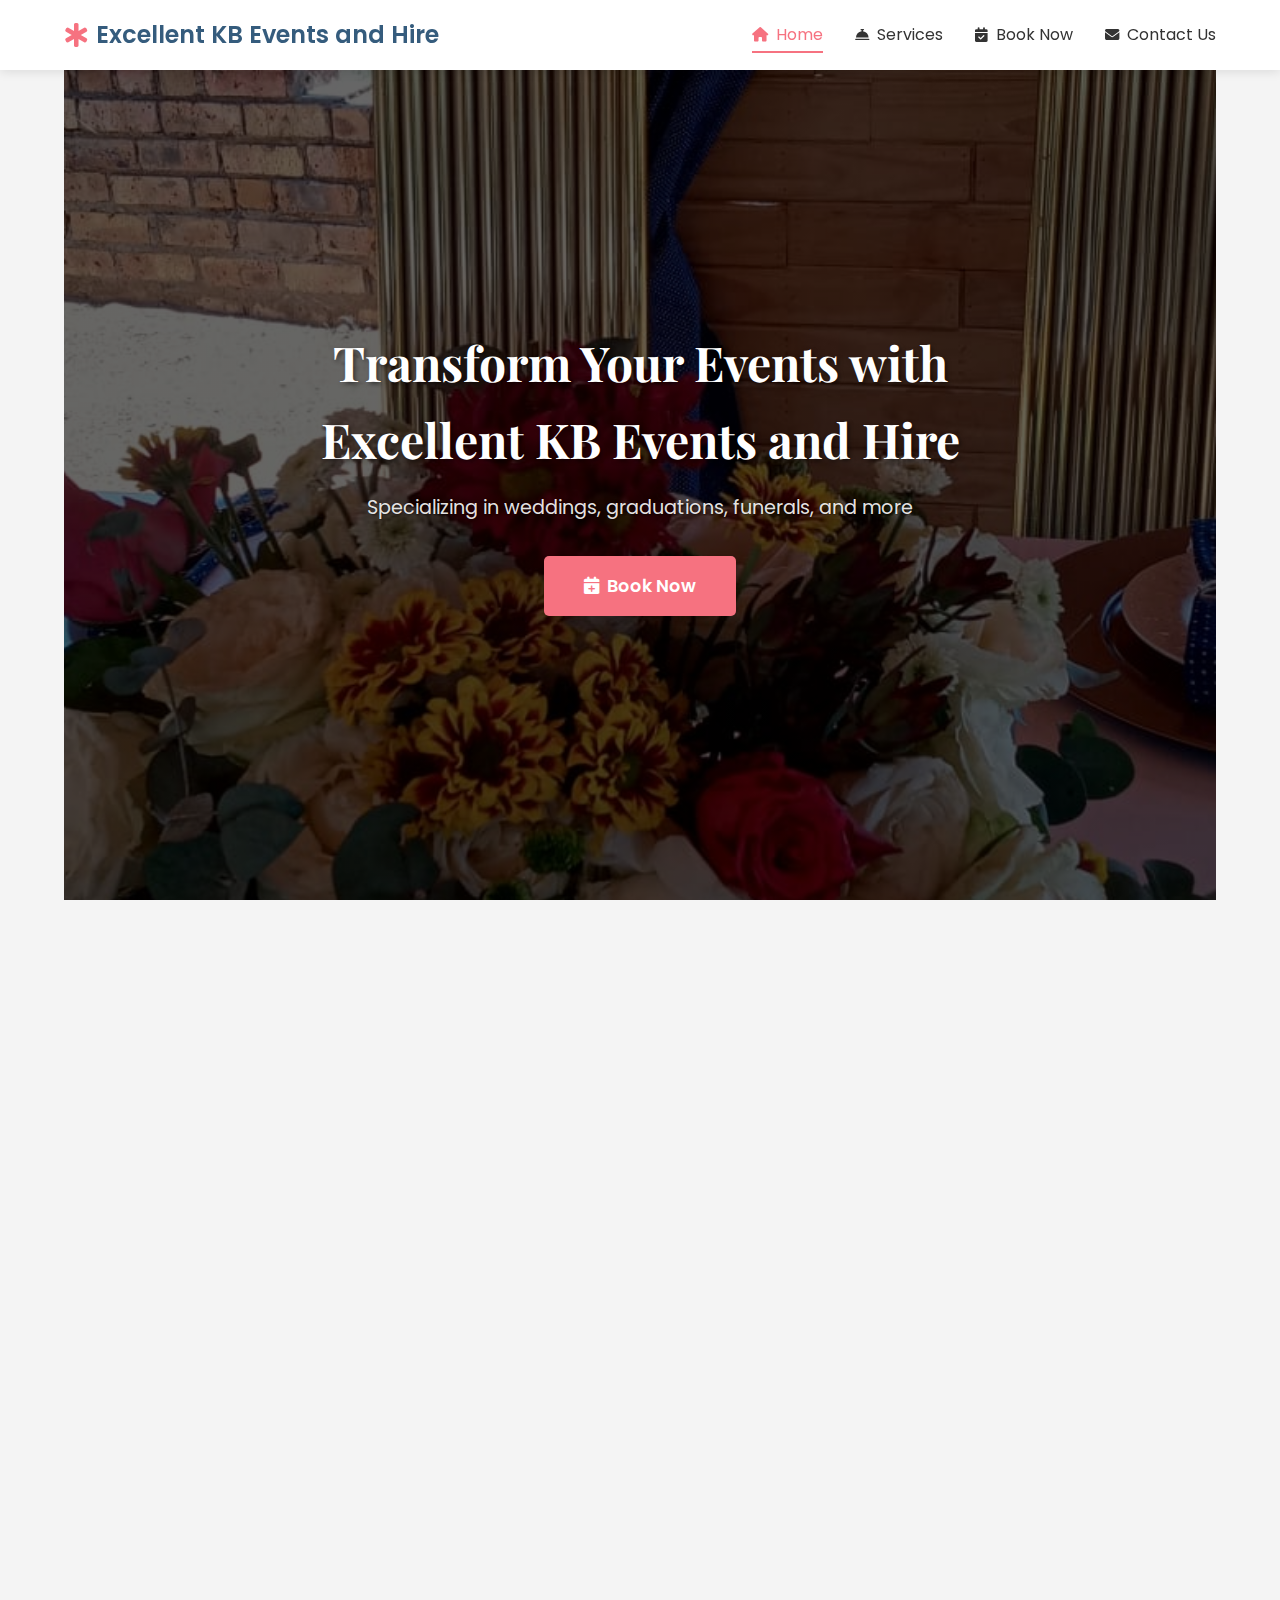
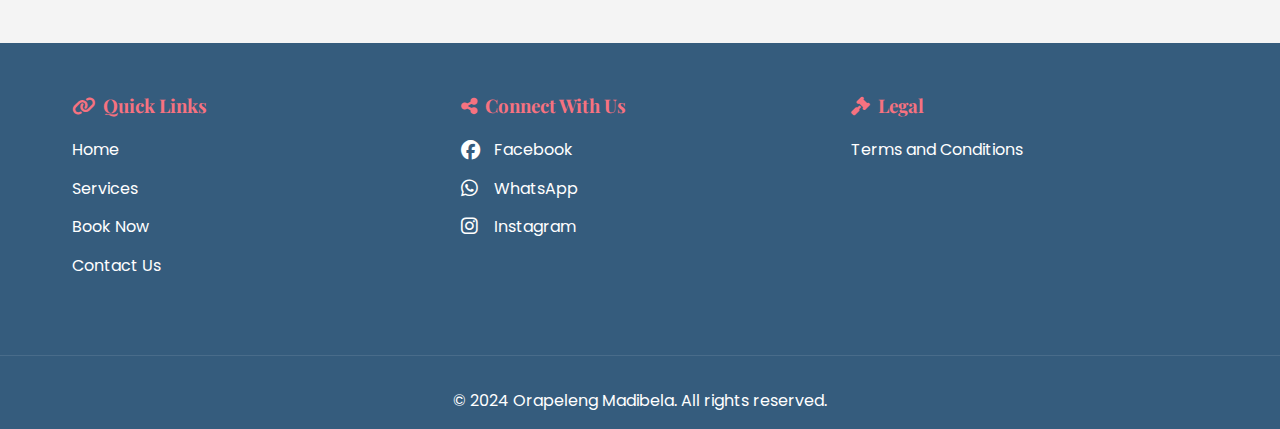
<file: index.html>
<!DOCTYPE html>
<html lang="en">
<head>
    <meta charset="UTF-8">
    <meta name="viewport" content="width=device-width, initial-scale=1.0">
    <title>Excellent KB Events and Hire</title>
    <link rel="stylesheet" href="styles.css">
    <link rel="stylesheet" href="https://cdnjs.cloudflare.com/ajax/libs/font-awesome/6.4.0/css/all.min.css">
    <script src="script.js" defer></script>
</head>
<body>
    <!-- Header section with navigation -->
    <header>
        <nav>
            <div class="logo">
                <i class="fas fa-star-of-life"></i> Excellent KB Events and Hire
            </div>
            <ul class="nav-links">
                <li><a href="index.html" class="active"><i class="fas fa-home"></i> Home</a></li>
                <li><a href="services.html"><i class="fas fa-concierge-bell"></i> Services</a></li>
                <li><a href="book-now.html"><i class="fas fa-calendar-check"></i> Book Now</a></li>
                <li><a href="contact-us.html"><i class="fas fa-envelope"></i> Contact Us</a></li>
            </ul>
            <!-- Mobile menu burger icon -->
            <div class="burger">
                <div class="line1"></div>
                <div class="line2"></div>
                <div class="line3"></div>
            </div>
        </nav>
    </header>

    <main>
        <!-- Hero section -->
        <section class="hero">
            <div class="hero-content animate-fade-in">
                <h1>Transform Your Events with Excellent KB Events and Hire</h1>
                <p>Specializing in weddings, graduations, funerals, and more</p>
                <a href="book-now.html" class="cta-button"><i class="fas fa-calendar-plus"></i> Book Now</a>
            </div>
        </section>

        <!-- About Us section -->
        <section class="about-us animate-on-scroll">
            <h2><i class="fas fa-info-circle"></i> About Us</h2>
            <p>At Excellent KB Events and Hire, we believe that every event is a special occasion deserving of unforgettable decor. With a passion for creativity and an eye for detail, we specialize in transforming spaces into breathtaking settings for weddings, parties, corporate events, and more. Our team is dedicated to bringing your vision to life with elegant, stylish, and personalized decorations that leave a lasting impression.</p>
            <p>Let us bring your event to life with timeless designs, impeccable service, and a commitment to excellence</p>
            <div class="services-list">
                <ul>
                    <li><i class="fas fa-heart"></i> Weddings</li>
                    <li><i class="fas fa-graduation-cap"></i> Graduations</li>
                    <li><i class="fas fa-dove"></i> Funerals</li>
                    <li><i class="fas fa-briefcase"></i> Corporate Events</li>
                    <li><i class="fas fa-birthday-cake"></i> Birthday Parties</li>
                    <li><i class="fas fa-plus-circle"></i> And more!</li>
                </ul>
            </div>
            <a href="services.html" class="button animate-pulse"><i class="fas fa-arrow-right"></i> Explore Our Services</a>
        </section>

        <!-- Testimonials section -->
        <!--<section class="testimonials animate-on-scroll">
            <h2><i class="fas fa-quote-left"></i> What Our Clients Say</h2>
            <div class="testimonial-container">
                <div class="testimonial">
                    <p>"Excellent KB Events and Hire made our wedding day absolutely perfect. The decorations were stunning!"</p>
                    <p class="client-name">- Sarah and John</p>
                </div>
                <div class="testimonial">
                    <p>"I was impressed by their attention to detail. They truly transformed our venue."</p>
                    <p class="client-name">- Michael T.</p>
                </div>
                <div class="testimonial">
                    <p>"The team went above and beyond for our corporate event. Highly recommended!"</p>
                    <p class="client-name">- Business Solutions Ltd</p>
                </div>
            </div>
        </section>-->
    </main>

    <!-- Back to top button -->
    <button id="back-to-top" title="Back to top"><i class="fas fa-arrow-up"></i></button>

    <!--Footer section -->
    <footer>
        <div class="footer-content">
            <div class="footer-section">
                <h3><i class="fas fa-link"></i> Quick Links</h3>
                <ul>
                    <li><a href="index.html">Home</a></li>
                    <li><a href="services.html">Services</a></li>
                    <li><a href="book-now.html">Book Now</a></li>
                    <li><a href="contact-us.html">Contact Us</a></li>
                </ul>
            </div>
            <div class="footer-section">
                <h3><i class="fas fa-share-alt"></i> Connect With Us</h3>
                <ul class="social-links">
                    <li><a href="https://www.facebook.com/elegantevents" target="_blank" rel="noopener noreferrer"><i class="fab fa-facebook"></i> Facebook</a></li>
                    <li><a href="https://wa.me/1234567890" target="_blank" rel="noopener noreferrer"><i class="fab fa-whatsapp"></i> WhatsApp</a></li>
                    <li><a href="https://instagram.com/excellentkb" target="_blank" rel="noopener noreferrer"><i class="fab fa-instagram"></i> Instagram</a></li>
                </ul>
            </div>
                
            <div class="footer-section">
                <h3><i class="fas fa-gavel"></i> Legal</h3>
                <ul>
                    <li><a href="terms.html">Terms and Conditions</a></li>
                </ul>
            </div>
        </div>
        <div class="footer-bottom">
            <p>&copy; 2024 Orapeleng Madibela. All rights reserved.</p>
        </div>
    </footer>
</body>
</html>
</file>
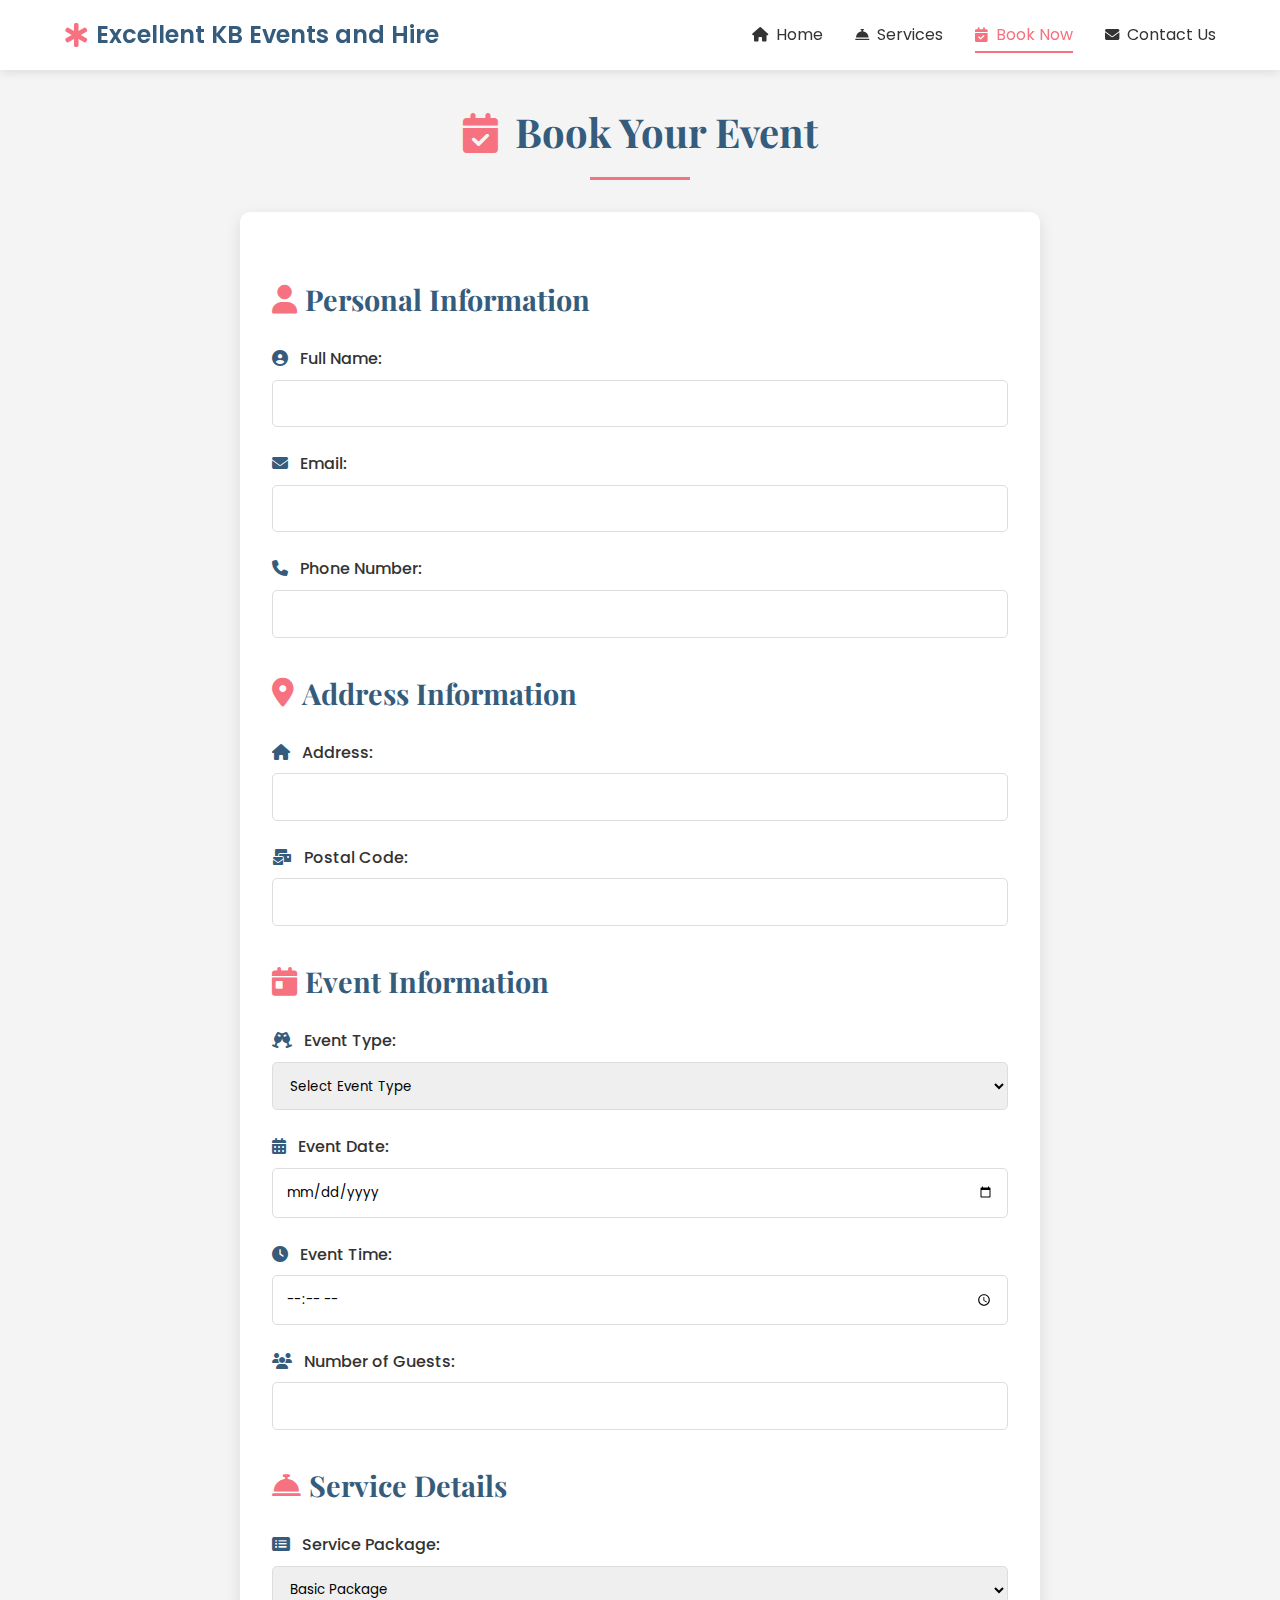
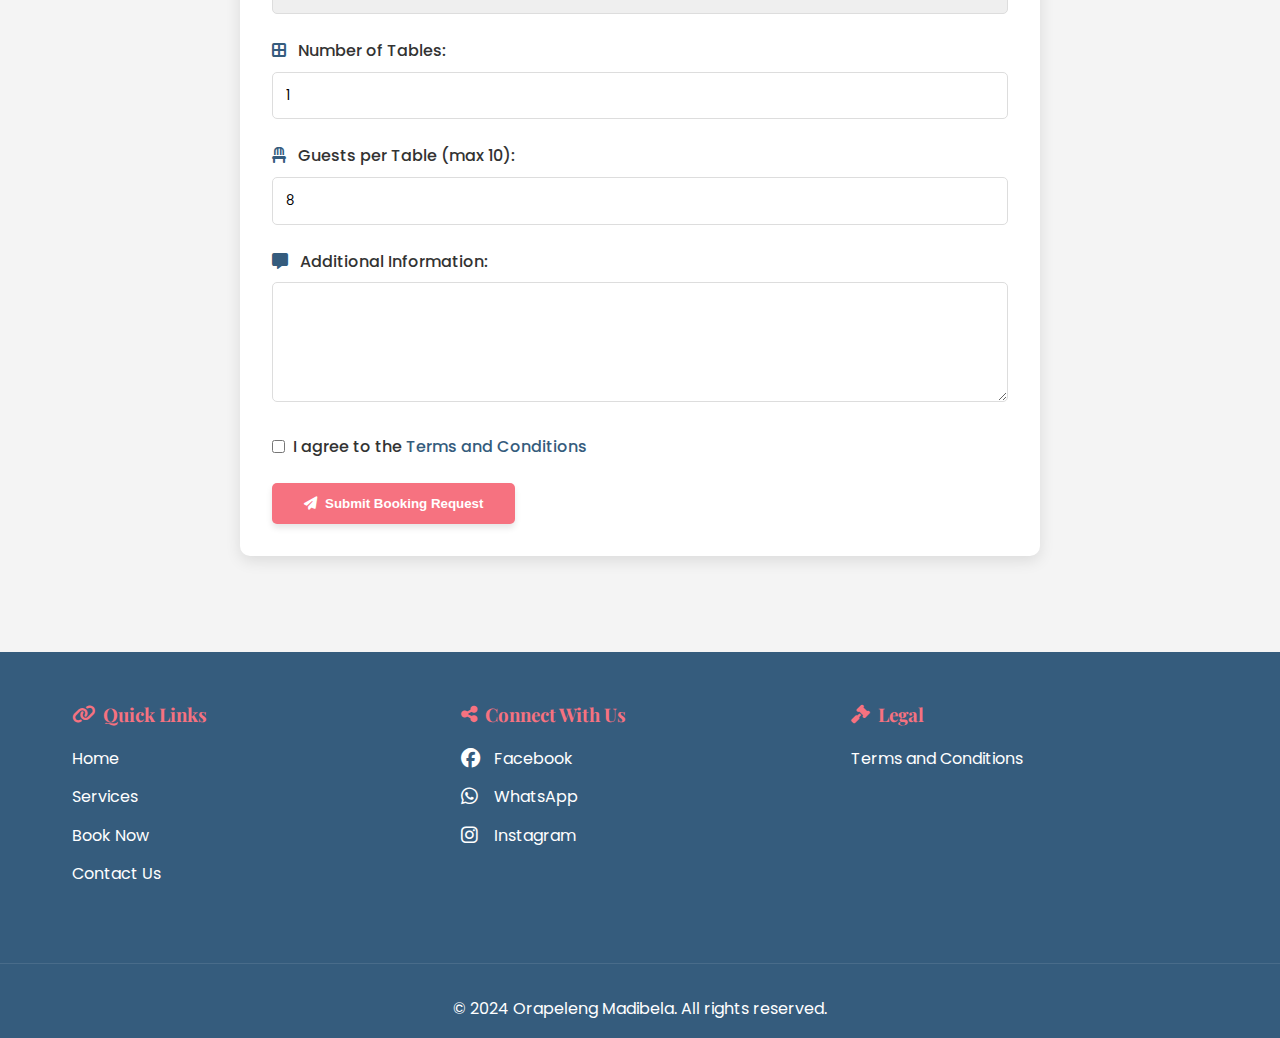
<file: book-now.html>
<!DOCTYPE html>
<html lang="en">
<head>
    <meta charset="UTF-8">
    <meta name="viewport" content="width=device-width, initial-scale=1.0">
    <title>Excellent KB Events and Hire - Book Now</title>
    <link rel="stylesheet" href="styles.css">
    <link rel="stylesheet" href="https://cdnjs.cloudflare.com/ajax/libs/font-awesome/6.4.0/css/all.min.css">
    <script src="script.js" defer></script>
</head>
<body>
    <!-- Header section with navigation -->
    <header>
        <nav>
            <div class="logo">
                <i class="fas fa-star-of-life"></i> Excellent KB Events and Hire
            </div>
            <ul class="nav-links">
                <li><a href="index.html"><i class="fas fa-home"></i> Home</a></li>
                <li><a href="services.html"><i class="fas fa-concierge-bell"></i> Services</a></li>
                <li><a href="book-now.html" class="active"><i class="fas fa-calendar-check"></i> Book Now</a></li>
                <li><a href="contact-us.html"><i class="fas fa-envelope"></i> Contact Us</a></li>
            </ul>
            <!-- Mobile menu burger icon -->
            <div class="burger">
                <div class="line1"></div>
                <div class="line2"></div>
                <div class="line3"></div>
            </div>
        </nav>
    </header>

    <main>
        <h1 class="page-title animate-fade-in"><i class="fas fa-calendar-check"></i> Book Your Event</h1>

        <!-- Booking form -->
        <section class="booking-form animate-on-scroll">
            <form id="booking-form" action="https://formspree.io/f/xkgodbna" method="POST">
                <!-- Personal Information -->
                <h2><i class="fas fa-user"></i> Personal Information</h2>
                <div class="form-group">
                    <label for="name"><i class="fas fa-user-circle"></i> Full Name:</label>
                    <input type="text" id="name" name="name" required>
                </div>
                <div class="form-group">
                    <label for="email"><i class="fas fa-envelope"></i> Email:</label>
                    <input type="email" id="email" name="email" required>
                </div>
                <div class="form-group">
                    <label for="phone"><i class="fas fa-phone"></i> Phone Number:</label>
                    <input type="tel" id="phone" name="phone" required>
                </div>

                <!-- Address Information -->
                <h2><i class="fas fa-map-marker-alt"></i> Address Information</h2>
                <div class="form-group">
                    <label for="address"><i class="fas fa-home"></i> Address:</label>
                    <input type="text" id="address" name="address" required>
                </div>
                <div class="form-group">
                    <label for="postal-code"><i class="fas fa-mail-bulk"></i> Postal Code:</label>
                    <input type="text" id="postal-code" name="postal-code" required>
                </div>

                <!-- Event Information -->
                <h2><i class="fas fa-calendar-day"></i> Event Information</h2>
                <div class="form-group">
                    <label for="event-type"><i class="fas fa-glass-cheers"></i> Event Type:</label>
                    <select id="event-type" name="event-type" required>
                        <option value="">Select Event Type</option>
                        <option value="wedding">Wedding</option>
                        <option value="graduation">Graduation</option>
                        <option value="funeral">Funeral</option>
                        <option value="corporate">Corporate Event</option>
                        <option value="birthday">Birthday Party</option>
                        <option value="other">Other</option>
                    </select>
                </div>
                <div class="form-group">
                    <label for="event-date"><i class="fas fa-calendar-alt"></i> Event Date:</label>
                    <input type="date" id="event-date" name="event-date" required>
                </div>
                <div class="form-group">
                    <label for="event-time"><i class="fas fa-clock"></i> Event Time:</label>
                    <input type="time" id="event-time" name="event-time" required>
                </div>
                <div class="form-group">
                    <label for="guests"><i class="fas fa-users"></i> Number of Guests:</label>
                    <input type="number" id="guests" name="guests" min="1" required>
                </div>
                
                <!-- Service Details -->
                <div id="service-details">
                    <h2><i class="fas fa-concierge-bell"></i> Service Details</h2>
                    <div class="form-group">
                        <label for="service-type"><i class="fas fa-list-alt"></i> Service Package:</label>
                        <select id="service-type" name="service-type" required>
                            <option value="basic">Basic Package</option>
                            <option value="standard">Standard Package</option>
                            <option value="premium">Premium Package</option>
                            <option value="luxury">Luxury Package</option>
                        </select>
                    </div>
                    <div id="tables-section" class="form-group">
                        <label for="tables"><i class="fas fa-border-all"></i> Number of Tables:</label>
                        <input type="number" id="tables" name="tables" min="1" value="1">
                    </div>
                    <div id="guests-per-table-section" class="form-group">
                        <label for="guests-per-table"><i class="fas fa-chair"></i> Guests per Table (max 10):</label>
                        <input type="number" id="guests-per-table" name="guests-per-table" min="1" max="10" value="8">
                    </div>
                </div>
                
                <div class="form-group">
                    <label for="message"><i class="fas fa-comment-alt"></i> Additional Information:</label>
                    <textarea id="message" name="message" rows="4"></textarea>
                </div>

                <div class="form-group terms-checkbox">
                    <input type="checkbox" id="terms-agree" name="terms-agree" required>
                    <label for="terms-agree">I agree to the <a href="terms.html" target="_blank">Terms and Conditions</a></label>
                </div>

                <button type="submit" class="submit-button"><i class="fas fa-paper-plane"></i> Submit Booking Request</button>
            </form>
        </section>
    </main>

    <!-- Back to top button -->
    <button id="back-to-top" title="Back to top"><i class="fas fa-arrow-up"></i></button>

    <!-- Footer section -->
    <footer>
        <div class="footer-content">
            <div class="footer-section">
                <h3><i class="fas fa-link"></i> Quick Links</h3>
                <ul>
                    <li><a href="index.html">Home</a></li>
                    <li><a href="services.html">Services</a></li>
                    <li><a href="book-now.html">Book Now</a></li>
                    <li><a href="contact-us.html">Contact Us</a></li>
                </ul>
            </div>
            <div class="footer-section">
                <h3><i class="fas fa-share-alt"></i> Connect With Us</h3>
                <ul class="social-links">
                    <li><a href="https://www.facebook.com/elegantevents" target="_blank" rel="noopener noreferrer"><i class="fab fa-facebook"></i> Facebook</a></li>
                    <li><a href="https://wa.me/1234567890" target="_blank" rel="noopener noreferrer"><i class="fab fa-whatsapp"></i> WhatsApp</a></li>
                    <li><a href="https://instagram.com/excellentkb" target="_blank" rel="noopener noreferrer"><i class="fab fa-instagram"></i> Instagram</a></li>
                </ul>
            </div>
            <div class="footer-section">
                <h3><i class="fas fa-gavel"></i> Legal</h3>
                <ul>
                    <li><a href="terms.html">Terms and Conditions</a></li>
                </ul>
            </div>
        </div>
        <div class="footer-bottom">
            <p>&copy; 2024 Orapeleng Madibela. All rights reserved.</p>
        </div>
    </footer>
</body>
</html>
</file>
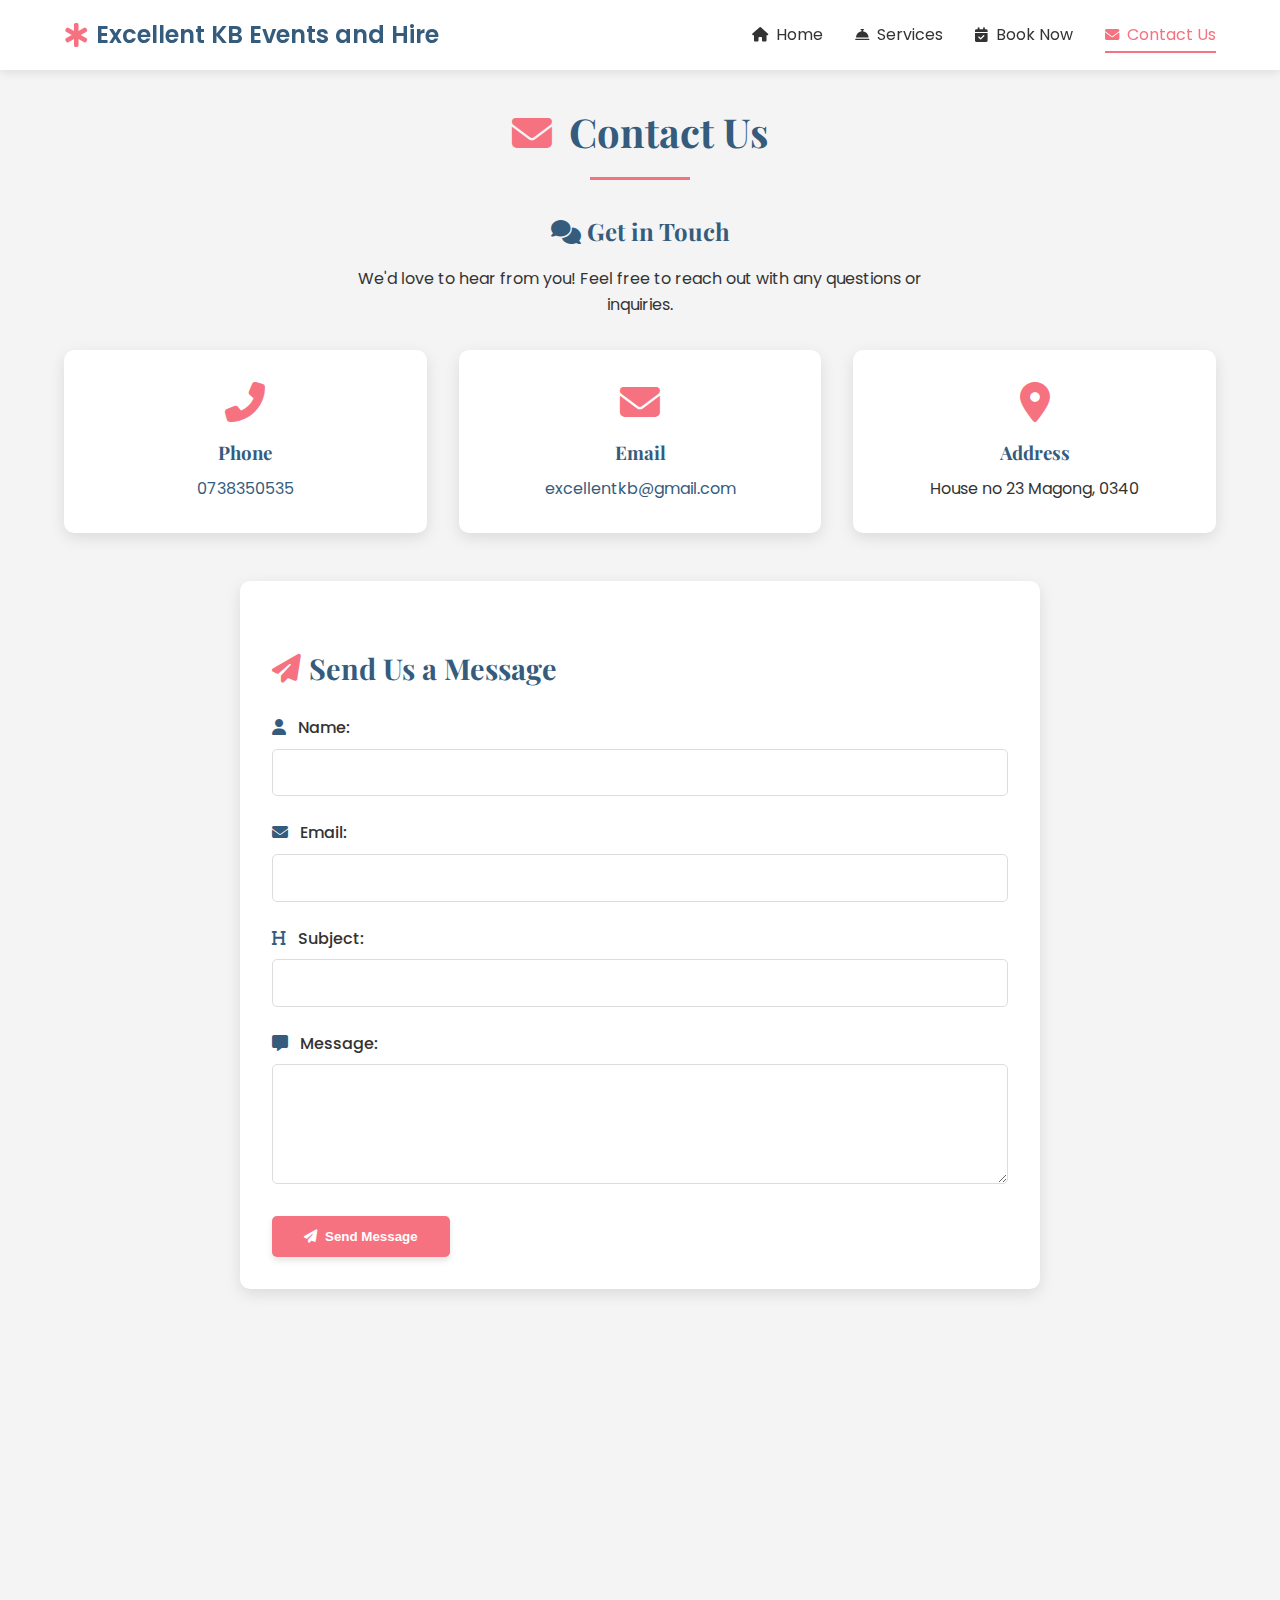
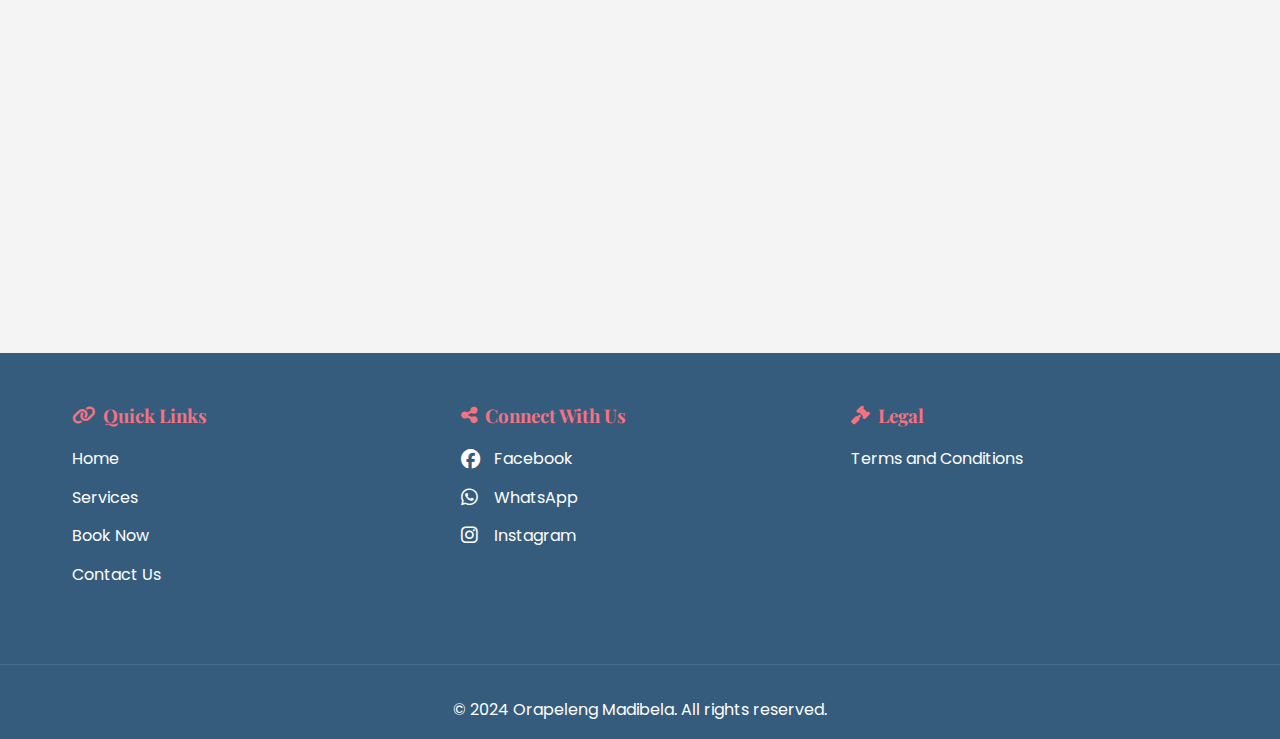
<file: contact-us.html>
<!DOCTYPE html>
<html lang="en">
<head>
    <meta charset="UTF-8">
    <meta name="viewport" content="width=device-width, initial-scale=1.0">
    <title>Excellent KB Events and Hire - Contact Us</title>
    <link rel="stylesheet" href="styles.css">
    <link rel="stylesheet" href="https://cdnjs.cloudflare.com/ajax/libs/font-awesome/6.4.0/css/all.min.css">
    <script src="script.js" defer></script>
</head>
<body>
    <!-- Header section with navigation -->
    <header>
        <nav>
            <div class="logo">
                <i class="fas fa-star-of-life"></i> Excellent KB Events and Hire
            </div>
            <ul class="nav-links">
                <li><a href="index.html"><i class="fas fa-home"></i> Home</a></li>
                <li><a href="services.html"><i class="fas fa-concierge-bell"></i> Services</a></li>
                <li><a href="book-now.html"><i class="fas fa-calendar-check"></i> Book Now</a></li>
                <li><a href="contact-us.html" class="active"><i class="fas fa-envelope"></i> Contact Us</a></li>
            </ul>
            <!-- Mobile menu burger icon -->
            <div class="burger">
                <div class="line1"></div>
                <div class="line2"></div>
                <div class="line3"></div>
            </div>
        </nav>
    </header>

    <main>
        <h1 class="page-title animate-fade-in"><i class="fas fa-envelope"></i> Contact Us</h1>

        <section class="contact-info animate-on-scroll">
            <h2><i class="fas fa-comments"></i> Get in Touch</h2>
            <p>We'd love to hear from you! Feel free to reach out with any questions or inquiries.</p>
            
            <!-- Contact information -->
            <div class="contact-details">
                <div class="contact-item">
                    <i class="fas fa-phone-alt contact-icon"></i>
                    <h3>Phone</h3>
                    <p><a href="tel:0738350535">0738350535</a></p>
                </div>
                <div class="contact-item">
                    <i class="fas fa-envelope contact-icon"></i>
                    <h3>Email</h3>
                    <p><a href="mailto:excellentkb@example.com">excellentkb@gmail.com</a></p>
                </div>
                <div class="contact-item">
                    <i class="fas fa-map-marker-alt contact-icon"></i>
                    <h3>Address</h3>
                    <p>House no 23 Magong, 0340</p>
                </div>
            </div>
        </section>

        <!-- Contact form -->
        <section class="contact-form animate-on-scroll">
            <h2><i class="fas fa-paper-plane"></i> Send Us a Message</h2>
            <form id="contact-form" action="https://formspree.io/f/xvgzeroj" method="POST">
                <div class="form-group">
                    <label for="name"><i class="fas fa-user"></i> Name:</label>
                    <input type="text" id="name" name="name" required>
                </div>
                <div class="form-group">
                    <label for="email"><i class="fas fa-envelope"></i> Email:</label>
                    <input type="email" id="email" name="email" required>
                </div>
                <div class="form-group">
                    <label for="subject"><i class="fas fa-heading"></i> Subject:</label>
                    <input type="text" id="subject" name="subject" required>
                </div>
                <div class="form-group">
                    <label for="message"><i class="fas fa-comment-alt"></i> Message:</label>
                    <textarea id="message" name="message" rows="4" required></textarea>
                </div>
                <button type="submit" class="submit-button"><i class="fas fa-paper-plane"></i> Send Message</button>
            </form>
        </section>

        <!-- Map section -->
        <section class="map-section animate-on-scroll">
            <h2><i class="fas fa-map-marked-alt"></i> Find Us</h2>
            <div class="map-container">
                <iframe src="https://www.google.com/maps/embed?pb=!1m18!1m12!1m3!1d57954.00982533395!2d26.904404199999998!3d-24.987652199999998!2m3!1f0!2f0!3f0!3m2!1i1024!2i768!4f13.1!3m3!1m2!1s0x1ebc234c744724c9%3A0x7bf7649d1737a875!2sMagong%2C%200340%2C%20South%20Africa!5e0!3m2!1sen!2sus!4v1709384284000!5m2!1sen!2sus" 
                  width="100%" 
                  height="450" 
                  style="border:0;" 
                  allowfullscreen="" 
                  loading="lazy" 
                  referrerpolicy="no-referrer-when-downgrade">
                </iframe>
            </div>
        </section>
    </main>

    <!-- Back to top button -->
    <button id="back-to-top" title="Back to top"><i class="fas fa-arrow-up"></i></button>

    <!-- Footer section -->
    <footer>
        <div class="footer-content">
            <div class="footer-section">
                <h3><i class="fas fa-link"></i> Quick Links</h3>
                <ul>
                    <li><a href="index.html">Home</a></li>
                    <li><a href="services.html">Services</a></li>
                    <li><a href="book-now.html">Book Now</a></li>
                    <li><a href="contact-us.html">Contact Us</a></li>
                </ul>
            </div>
            <div class="footer-section">
                <h3><i class="fas fa-share-alt"></i> Connect With Us</h3>
                <ul class="social-links">
                    <li><a href="https://www.facebook.com/elegantevents" target="_blank" rel="noopener noreferrer"><i class="fab fa-facebook"></i> Facebook</a></li>
                    <li><a href="https://wa.me/1234567890" target="_blank" rel="noopener noreferrer"><i class="fab fa-whatsapp"></i> WhatsApp</a></li>
                    <li><a href="https://instagram.com/excellentkb" target="_blank" rel="noopener noreferrer"><i class="fab fa-instagram"></i> Instagram</a></li>
                </ul>
            </div>
            <div class="footer-section">
                <h3><i class="fas fa-gavel"></i> Legal</h3>
                <ul>
                    <li><a href="terms.html">Terms and Conditions</a></li>
                </ul>
            </div>
        </div>
        <div class="footer-bottom">
            <p>&copy; 2024 Orapeleng Madibela. All rights reserved.</p>
        </div>
    </footer>
</body>
</html>
</file>
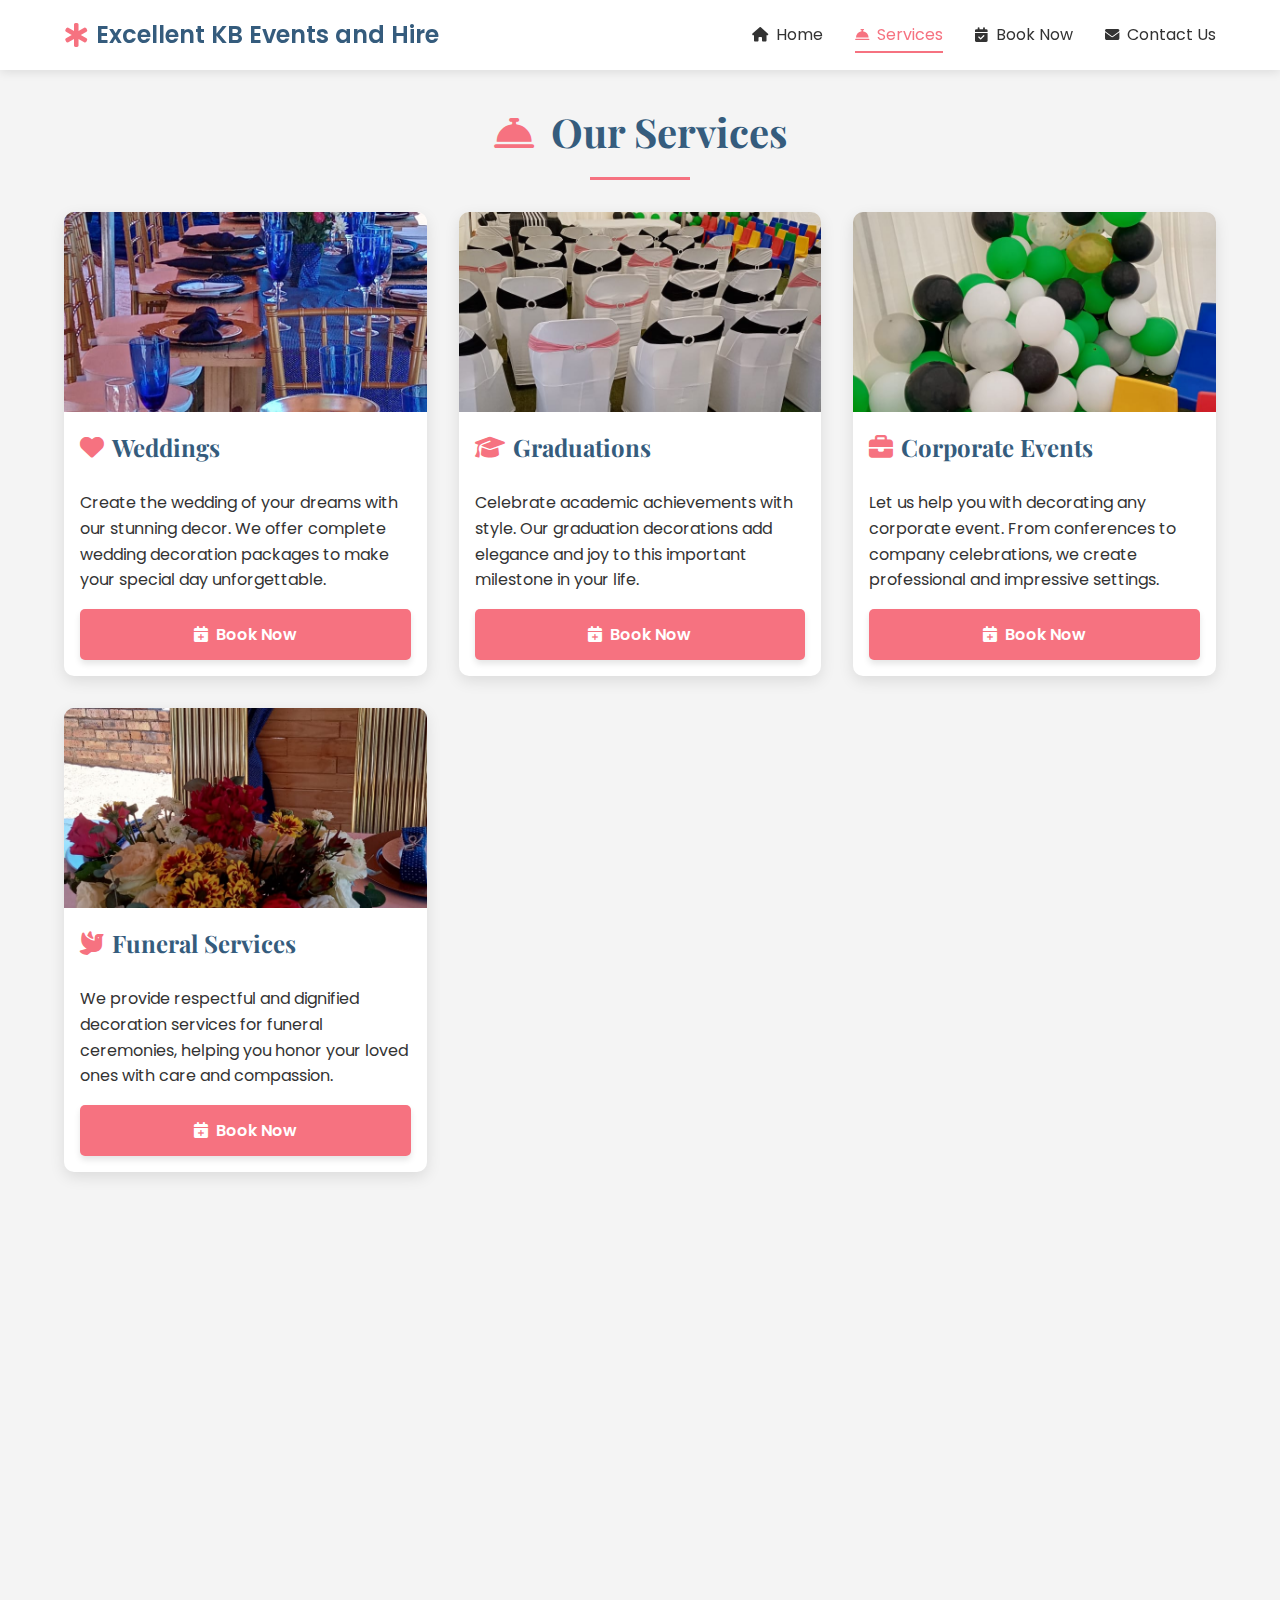
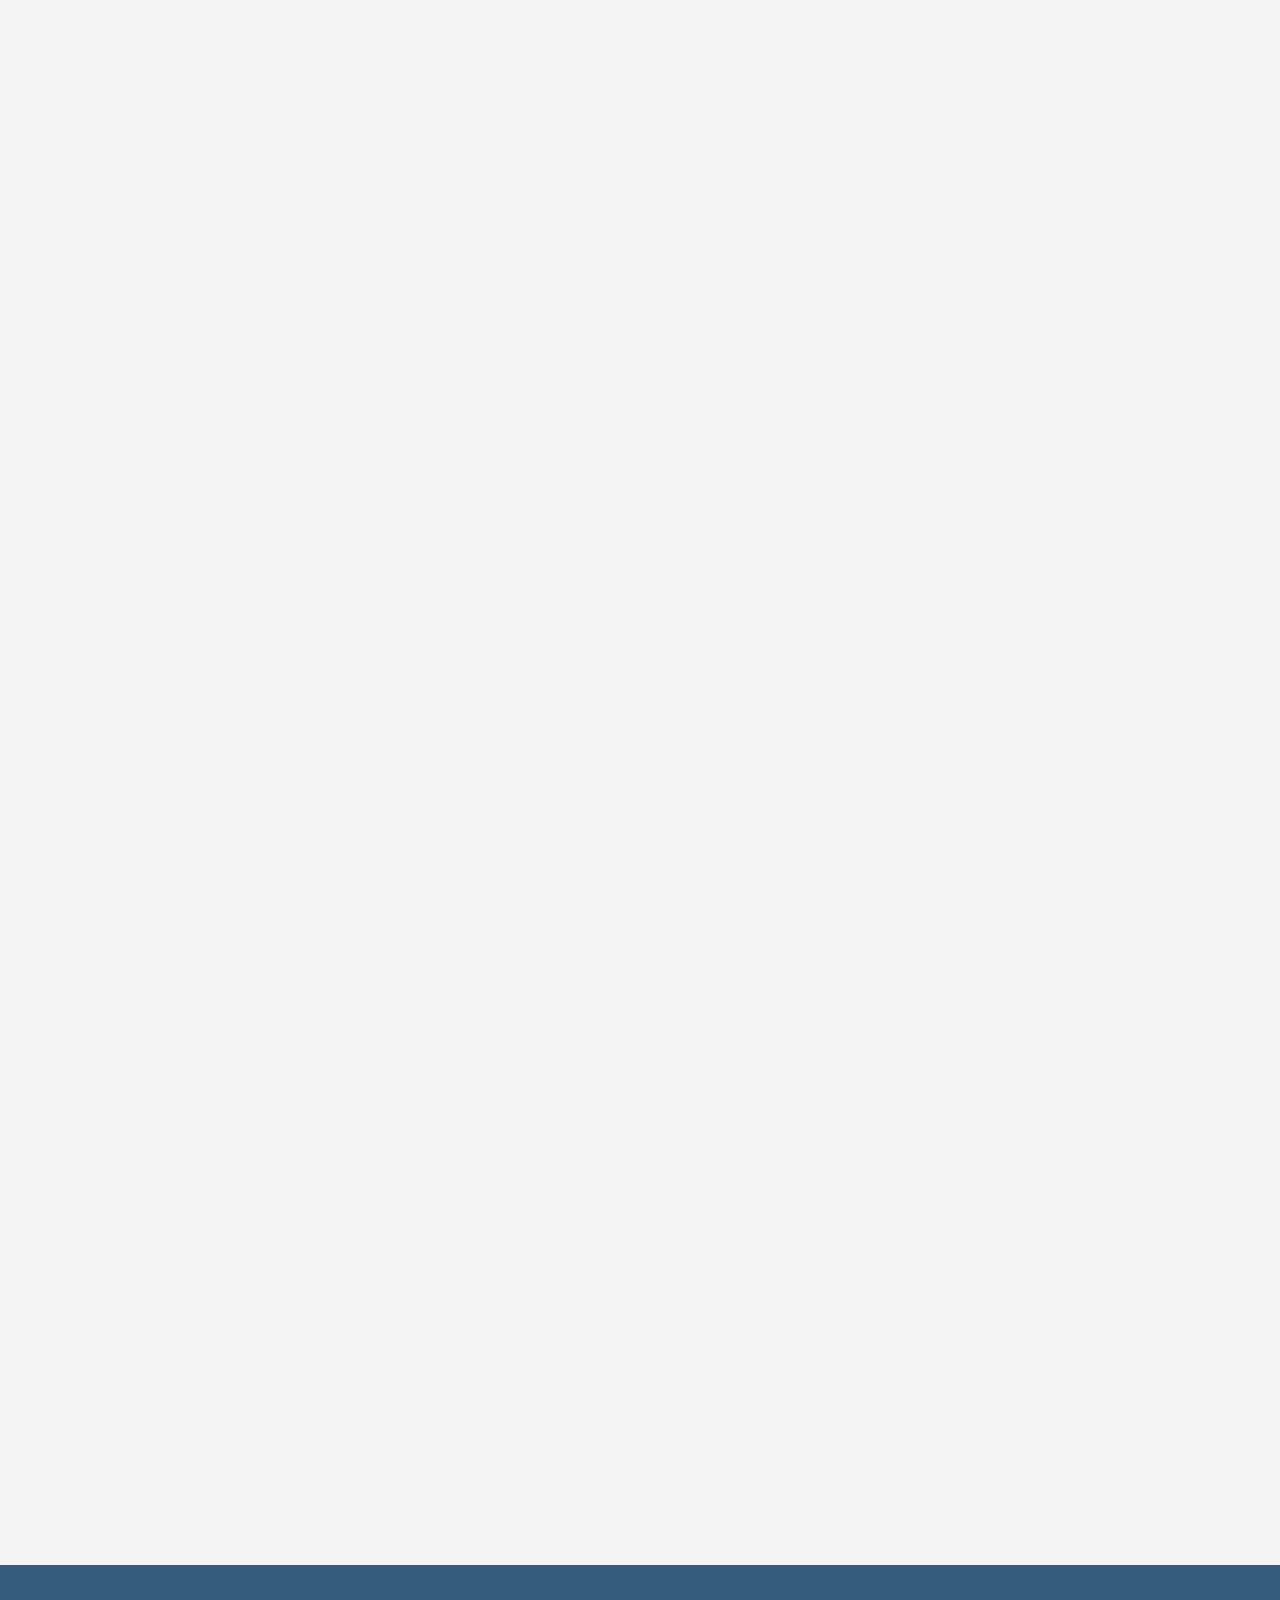
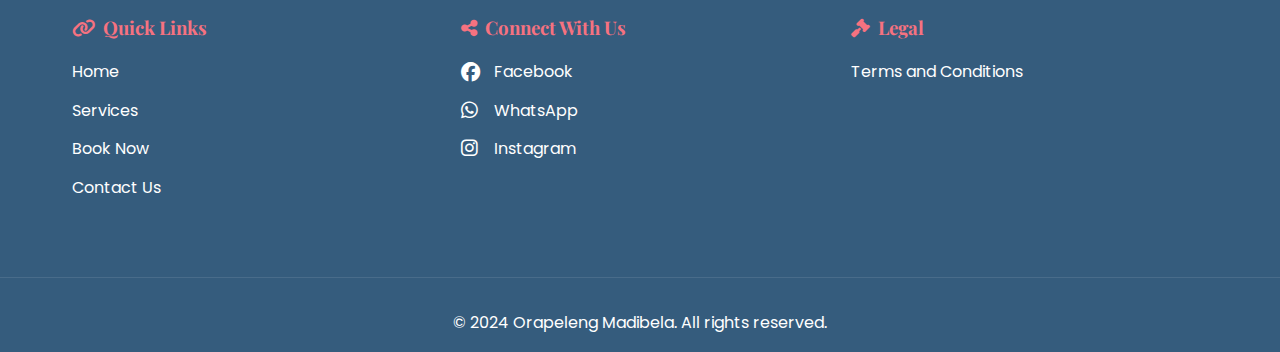
<file: services.html>
<!DOCTYPE html>
<html lang="en">
<head>
    <meta charset="UTF-8">
    <meta name="viewport" content="width=device-width, initial-scale=1.0">
    <title>Excellent KB Events and Hire - Services</title>
    <link rel="stylesheet" href="styles.css">
    <link rel="stylesheet" href="https://cdnjs.cloudflare.com/ajax/libs/font-awesome/6.4.0/css/all.min.css">
    <script src="script.js" defer></script>
</head>
<body>
    <!-- Header section with navigation -->
    <header>
        <nav>
            <div class="logo">
                <i class="fas fa-star-of-life"></i> Excellent KB Events and Hire
            </div>
            <ul class="nav-links">
                <li><a href="index.html"><i class="fas fa-home"></i> Home</a></li>
                <li><a href="services.html" class="active"><i class="fas fa-concierge-bell"></i> Services</a></li>
                <li><a href="book-now.html"><i class="fas fa-calendar-check"></i> Book Now</a></li>
                <li><a href="contact-us.html"><i class="fas fa-envelope"></i> Contact Us</a></li>
            </ul>
            <!-- Mobile menu burger icon -->
            <div class="burger">
                <div class="line1"></div>
                <div class="line2"></div>
                <div class="line3"></div>
            </div>
        </nav>
    </header>

    <main>
        <h1 class="page-title animate-fade-in"><i class="fas fa-concierge-bell"></i> Our Services</h1>

        <!-- Services section -->
        <section class="services animate-on-scroll">
            <div class="service-item">
                <div class="service-image">
                    <img src="IMG-20240113-WA0041.jpg?height=200&width=300" alt="Wedding Decoration">
                </div>
                <h2><i class="fas fa-heart"></i> Weddings</h2>
                <p>Create the wedding of your dreams with our stunning decor. We offer complete wedding decoration packages to make your special day unforgettable.</p>
                <a href="book-now.html?service=wedding" class="button"><i class="fas fa-calendar-plus"></i> Book Now</a>
            </div>
            <div class="service-item">
                <div class="service-image">
                    <img src="IMG-20240113-WA0033.jpg?height=200&width=300" alt="Graduation Decoration">
                </div>
                <h2><i class="fas fa-graduation-cap"></i> Graduations</h2>
                <p>Celebrate academic achievements with style. Our graduation decorations add elegance and joy to this important milestone in your life.</p>
                <a href="book-now.html?service=graduation" class="button"><i class="fas fa-calendar-plus"></i> Book Now</a>
            </div>
            <div class="service-item">
                <div class="service-image">
                    <img src="IMG-20240113-WA0031.jpg?height=200&width=300" alt="Corporate Event Decoration">
                </div>
                <h2><i class="fas fa-briefcase"></i> Corporate Events</h2>
                <p>Let us help you with decorating any corporate event. From conferences to company celebrations, we create professional and impressive settings.</p>
                <a href="book-now.html?service=corporate" class="button"><i class="fas fa-calendar-plus"></i> Book Now</a>
            </div>
            <div class="service-item">
                <div class="service-image">
                    <img src="IMG-20240113-WA0040.jpg?height=200&width=300" alt="Funeral Service">
                </div>
                <h2><i class="fas fa-dove"></i> Funeral Services</h2>
                <p>We provide respectful and dignified decoration services for funeral ceremonies, helping you honor your loved ones with care and compassion.</p>
                <a href="book-now.html?service=funeral" class="button"><i class="fas fa-calendar-plus"></i> Book Now</a>
            </div>
        </section>

        <!-- Price Calculator -->
        <section class="price-calculator animate-on-scroll">
            <h2><i class="fas fa-calculator"></i> Service Price Estimator</h2>
            <p>Get an estimate for your event decoration needs:</p>
            
            <div class="calculator-form">
                <div class="form-group">
                    <label for="event-type">Event Type:</label>
                    <select id="event-type" name="event-type" required>
                        <option value="">Select Event Type</option>
                        <option value="wedding">Wedding</option>
                        <option value="graduation">Graduation</option>
                        <option value="funeral">Funeral</option>
                        <option value="corporate">Corporate Event</option>
                        <option value="birthday">Birthday Party</option>
                        <option value="other">Other</option>
                    </select>
                </div>
                
                <div id="tables-section" class="form-group">
                    <label for="tables">Number of Tables:</label>
                    <input type="number" id="tables" name="tables" min="1" value="1">
                </div>
                
                <div id="guests-per-table-section" class="form-group">
                    <label for="guests-per-table">Guests per Table (max 10):</label>
                    <input type="number" id="guests-per-table" name="guests-per-table" min="1" max="10" value="8">
                </div>
                
                <div id="funeral-guests-section" class="form-group hidden">
                    <label for="funeral-guests">Number of Guests (Funeral):</label>
                    <input type="number" id="funeral-guests" name="funeral-guests" min="1" value="50">
                </div>
                
                <div class="form-group">
                    <label for="service-type">Type of Service:</label>
                    <select id="service-type" name="service-type" required>
                        <option value="basic">Basic Package</option>
                        <option value="standard">Standard Package</option>
                        <option value="premium">Premium Package</option>
                        <option value="luxury">Luxury Package</option>
                    </select>
                </div>
                
                <button type="button" id="calculate-price" class="submit-button"><i class="fas fa-calculator"></i> Calculate Estimate</button>
            </div>
            
            <div id="price-result" class="hidden">
                <h3>Estimated Price:</h3>
                <div id="price-amount" class="price-display">R0.00</div>
                <p class="price-note">This is an estimate only. Final pricing may vary based on specific requirements and venue details.</p>
                <a href="book-now.html" class="button"><i class="fas fa-calendar-plus"></i> Book Now</a>
            </div>
        </section>

        <!-- Gallery section -->
        <section class="gallery animate-on-scroll">
            <h2><i class="fas fa-images"></i> Our Work</h2>
            <div class="slideshow-container">
                <div class="slideshow-slide">
                    <img src="IMG-20240113-WA0031.jpg?height=400&width=600" alt="Event Decoration 1">
                </div>
                <div class="slideshow-slide">
                    <img src="IMG-20240113-WA0033.jpg?height=400&width=600" alt="Event Decoration 2">
                </div>
                <div class="slideshow-slide">
                    <img src="IMG-20240113-WA0032.jpg?height=400&width=600" alt="Event Decoration 3">
                </div>
                <div class="slideshow-slide">
                    <img src="IMG-20240113-WA0034.jpg?height=400&width=600" alt="Event Decoration 4">
                </div>
                <div class="slideshow-slide">
                    <img src="IMG-20240113-WA0040.jpg?height=400&width=600" alt="Event Decoration 5">
                </div>
                <div class="slideshow-slide">
                    <img src="IMG-20240113-WA0036.jpg?height=400&width=600" alt="Event Decoration 6">
                </div>
                <div class="slideshow-slide">
                    <img src="IMG-20240113-WA0037.jpg?height=400&width=600" alt="Event Decoration 7">
                </div>
                <div class="slideshow-slide">
                    <img src="IMG-20240113-WA0038.jpg?height=400&width=600" alt="Event Decoration 8">
                </div>
                <div class="slideshow-slide">
                    <img src="IMG-20240113-WA0039.jpg?height=400&width=600" alt="Event Decoration 9">
                </div>
                <div class="slideshow-slide">
                    <img src="IMG-20240113-WA0040.jpg?height=400&width=600" alt="Event Decoration 10">
                </div>
                <div class="slideshow-slide">
                    <img src="IMG-20240113-WA0041.jpg?height=400&width=600" alt="Event Decoration 11">
                </div>
                <div class="slideshow-slide">
                    <img src="IMG-20240113-WA0042.jpg?height=400&width=600" alt="Event Decoration 12">
                </div>
                
                <button class="slideshow-prev"><i class="fas fa-chevron-left"></i></button>
                <button class="slideshow-next"><i class="fas fa-chevron-right"></i></button>
            </div>
            <div class="slideshow-dots"></div>
        </section>
    </main>

    <!-- Back to top button -->
    <button id="back-to-top" title="Back to top"><i class="fas fa-arrow-up"></i></button>

    <!-- Footer section -->
    <footer>
        <div class="footer-content">
            <div class="footer-section">
                <h3><i class="fas fa-link"></i> Quick Links</h3>
                <ul>
                    <li><a href="index.html">Home</a></li>
                    <li><a href="services.html">Services</a></li>
                    <li><a href="book-now.html">Book Now</a></li>
                    <li><a href="contact-us.html">Contact Us</a></li>
                </ul>
            </div>
            <div class="footer-section">
                <h3><i class="fas fa-share-alt"></i> Connect With Us</h3>
                <ul class="social-links">
                    <li><a href="https://www.facebook.com/elegantevents" target="_blank" rel="noopener noreferrer"><i class="fab fa-facebook"></i> Facebook</a></li>
                    <li><a href="https://wa.me/1234567890" target="_blank" rel="noopener noreferrer"><i class="fab fa-whatsapp"></i> WhatsApp</a></li>
                    <li><a href="https://instagram.com/excellentkb" target="_blank" rel="noopener noreferrer"><i class="fab fa-instagram"></i> Instagram</a></li>
                </ul>
            </div>
            <div class="footer-section">
                <h3><i class="fas fa-gavel"></i> Legal</h3>
                <ul>
                    <li><a href="terms.html">Terms and Conditions</a></li>
                </ul>
            </div>
        </div>
        <div class="footer-bottom">
            <p>&copy; 2024 Orapeleng Madibela. All rights reserved.</p>
        </div>
    </footer>
</body>
</html>
</file>
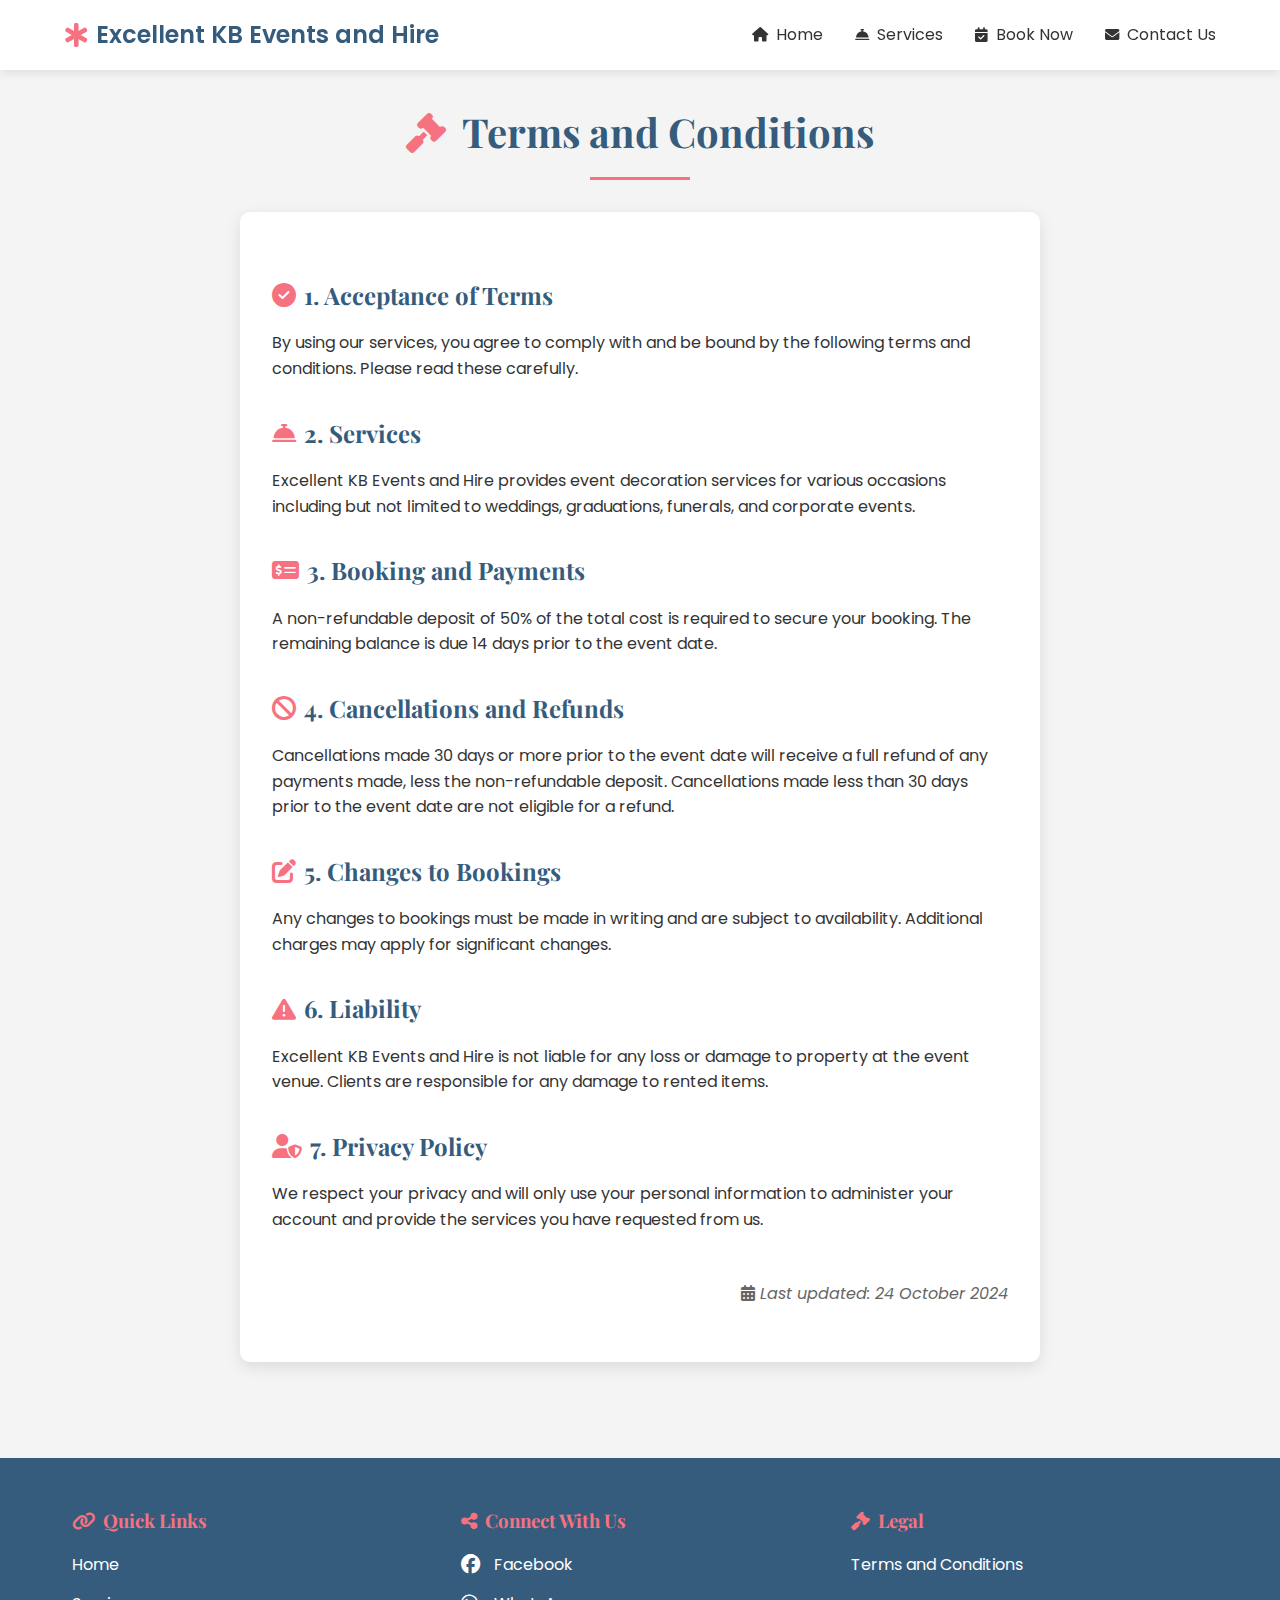
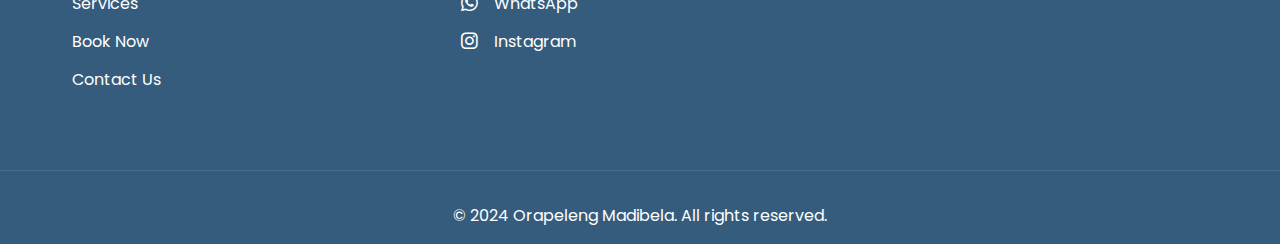
<file: terms.html>
<!DOCTYPE html>
<html lang="en">
<head>
    <meta charset="UTF-8">
    <meta name="viewport" content="width=device-width, initial-scale=1.0">
    <title>Excellent KB Events and Hire - Terms and Conditions</title>
    <link rel="stylesheet" href="styles.css">
    <link rel="stylesheet" href="https://cdnjs.cloudflare.com/ajax/libs/font-awesome/6.4.0/css/all.min.css">
    <script src="script.js" defer></script>
</head>
<body>
    <!-- Header section with navigation -->
    <header>
        <nav>
            <div class="logo">
                <i class="fas fa-star-of-life"></i> Excellent KB Events and Hire
            </div>
            <ul class="nav-links">
                <li><a href="index.html"><i class="fas fa-home"></i> Home</a></li>
                <li><a href="services.html"><i class="fas fa-concierge-bell"></i> Services</a></li>
                <li><a href="book-now.html"><i class="fas fa-calendar-check"></i> Book Now</a></li>
                <li><a href="contact-us.html"><i class="fas fa-envelope"></i> Contact Us</a></li>
            </ul>
            <!-- Mobile menu burger icon -->
            <div class="burger">
                <div class="line1"></div>
                <div class="line2"></div>
                <div class="line3"></div>
            </div>
        </nav>
    </header>

    <main>
        <h1 class="page-title animate-fade-in"><i class="fas fa-gavel"></i> Terms and Conditions</h1>
        <section class="terms-and-conditions animate-on-scroll">
            <h2><i class="fas fa-check-circle"></i> 1. Acceptance of Terms</h2>
            <p>By using our services, you agree to comply with and be bound by the following terms and conditions. Please read these carefully.</p>

            <h2><i class="fas fa-concierge-bell"></i> 2. Services</h2>
            <p>Excellent KB Events and Hire provides event decoration services for various occasions including but not limited to weddings, graduations, funerals, and corporate events.</p>

            <h2><i class="fas fa-money-check-alt"></i> 3. Booking and Payments</h2>
            <p>A non-refundable deposit of 50% of the total cost is required to secure your booking. The remaining balance is due 14 days prior to the event date.</p>

            <h2><i class="fas fa-ban"></i> 4. Cancellations and Refunds</h2>
            <p>Cancellations made 30 days or more prior to the event date will receive a full refund of any payments made, less the non-refundable deposit. Cancellations made less than 30 days prior to the event date are not eligible for a refund.</p>

            <h2><i class="fas fa-edit"></i> 5. Changes to Bookings</h2>
            <p>Any changes to bookings must be made in writing and are subject to availability. Additional charges may apply for significant changes.</p>

            <h2><i class="fas fa-exclamation-triangle"></i> 6. Liability</h2>
            <p>Excellent KB Events and Hire is not liable for any loss or damage to property at the event venue. Clients are responsible for any damage to rented items.</p>

            <h2><i class="fas fa-user-shield"></i> 7. Privacy Policy</h2>
            <p>We respect your privacy and will only use your personal information to administer your account and provide the services you have requested from us.</p>

            <!--<h2><i class="fas fa-balance-scale"></i> 8. Governing Law</h2>
            <p>These terms and conditions are governed by and construed in accordance with the laws of Botswana.</p>-->

            <p class="last-updated"><i class="fas fa-calendar-alt"></i> Last updated: 24 October 2024</p>
        </section>
    </main>

    <!-- Back to top button -->
    <button id="back-to-top" title="Back to top"><i class="fas fa-arrow-up"></i></button>

    <footer>
        <div class="footer-content">
            <div class="footer-section">
                <h3><i class="fas fa-link"></i> Quick Links</h3>
                <ul>
                    <li><a href="index.html">Home</a></li>
                    <li><a href="services.html">Services</a></li>
                    <li><a href="book-now.html">Book Now</a></li>
                    <li><a href="contact-us.html">Contact Us</a></li>
                </ul>
            </div>
            <div class="footer-section">
                <h3><i class="fas fa-share-alt"></i> Connect With Us</h3>
                <ul class="social-links">
                    <li><a href="https://www.facebook.com/elegantevents" target="_blank" rel="noopener noreferrer"><i class="fab fa-facebook"></i> Facebook</a></li>
                    <li><a href="https://wa.me/27738350535" target="_blank" rel="noopener noreferrer"><i class="fab fa-whatsapp"></i> WhatsApp</a></li>
                    <li><a href="https://instagram.com/excellentkb" target="_blank" rel="noopener noreferrer"><i class="fab fa-instagram"></i> Instagram</a></li>
                </ul>
            </div>
            <div class="footer-section">
                <h3><i class="fas fa-gavel"></i> Legal</h3>
                <ul>
                    <li><a href="terms.html">Terms and Conditions</a></li>
                </ul>
            </div>
        </div>
        <div class="footer-bottom">
            <p>&copy; 2024 Orapeleng Madibela. All rights reserved.</p>
        </div>
    </footer>
</body>
</html>
</file>
<file: styles.css>
/* Import Google Fonts */
@import url('https://fonts.googleapis.com/css2?family=Poppins:wght@300;400;600;700&family=Playfair+Display:wght@400;700&display=swap');

/* Basic reset and common styles */
* {
    margin: 0;
    padding: 0;
    box-sizing: border-box;
}

:root {
    --primary-color: #355c7d;
    --secondary-color: #f67280;
    --accent-color: #c06c84;
    --light-color: #f4f4f4;
    --dark-color: #333;
    --success-color: #4caf50;
    --warning-color: #ff9800;
    --error-color: #f44336;
    --transition-speed: 0.3s;
}

body {
    font-family: 'Poppins', sans-serif;
    line-height: 1.6;
    color: var(--dark-color);
    background-color: var(--light-color);
    scroll-behavior: smooth;
}

/* Animations */
@keyframes fadeIn {
    from { opacity: 0; transform: translateY(20px); }
    to { opacity: 1; transform: translateY(0); }
}

@keyframes slideInLeft {
    from { opacity: 0; transform: translateX(-50px); }
    to { opacity: 1; transform: translateX(0); }
}

@keyframes slideInRight {
    from { opacity: 0; transform: translateX(50px); }
    to { opacity: 1; transform: translateX(0); }
}

@keyframes pulse {
    0% { transform: scale(1); }
    50% { transform: scale(1.05); }
    100% { transform: scale(1); }
}

@keyframes spin {
    0% { transform: rotate(0deg); }
    100% { transform: rotate(360deg); }
}

.animate-fade-in {
    animation: fadeIn 1s ease-out;
}

.animate-pulse {
    animation: pulse 2s infinite;
}

.animate-on-scroll {
    opacity: 0;
    transform: translateY(30px);
    transition: opacity 0.8s ease, transform 0.8s ease;
}

.animate-on-scroll.visible {
    opacity: 1;
    transform: translateY(0);
}

/* Header and navigation styles */
header {
    background-color: #fff;
    box-shadow: 0 2px 10px rgba(0, 0, 0, 0.1);
    position: fixed;
    width: 100%;
    z-index: 1000;
    transition: all 0.3s ease;
}

header.scrolled {
    padding: 0.5rem 0;
    box-shadow: 0 5px 15px rgba(0, 0, 0, 0.1);
}

nav {
    display: flex;
    justify-content: space-between;
    align-items: center;
    padding: 1rem 5%;
    transition: all 0.3s ease;
}

.logo {
    font-size: 1.5rem;
    font-weight: 600;
    color: var(--primary-color);
    display: flex;
    align-items: center;
    gap: 0.5rem;
    transition: all 0.3s ease;
}

.logo i {
    color: var(--secondary-color);
}

.nav-links {
    display: flex;
    list-style: none;
}

.nav-links li {
    margin-left: 2rem;
    position: relative;
}

.nav-links a {
    text-decoration: none;
    color: var(--dark-color);
    font-weight: 400;
    transition: color 0.3s ease;
    display: flex;
    align-items: center;
    gap: 0.5rem;
}

.nav-links a i {
    font-size: 0.9rem;
}

.nav-links a:hover,
.nav-links a.active {
    color: var(--secondary-color);
}

.nav-links a::after {
    content: '';
    position: absolute;
    width: 0;
    height: 2px;
    bottom: -5px;
    left: 0;
    background-color: var(--secondary-color);
    transition: width 0.3s ease;
}

.nav-links a:hover::after,
.nav-links a.active::after {
    width: 100%;
}

/* Mobile menu styles */
.burger {
    display: none;
    cursor: pointer;
}

.burger div {
    width: 25px;
    height: 3px;
    background-color: var(--dark-color);
    margin: 5px;
    transition: all 0.3s ease;
}

/* Main content styles */
main {
    padding: 100px 5% 2rem;
}

h1, h2, h3 {
    color: var(--primary-color);
    margin-bottom: 1rem;
    font-family: 'Playfair Display', serif;
}

.page-title {
    text-align: center;
    margin-bottom: 2rem;
    font-size: 2.5rem;
    position: relative;
    padding-bottom: 1rem;
}

.page-title::after {
    content: '';
    position: absolute;
    bottom: 0;
    left: 50%;
    transform: translateX(-50%);
    width: 100px;
    height: 3px;
    background-color: var(--secondary-color);
}

.page-title i {
    margin-right: 0.5rem;
    color: var(--secondary-color);
}

/* Button styles */
.button, .cta-button, .submit-button {
    display: inline-flex;
    align-items: center;
    justify-content: center;
    gap: 0.5rem;
    background-color: var(--secondary-color);
    color: #fff;
    padding: 0.8rem 2rem;
    border: none;
    border-radius: 5px;
    text-decoration: none;
    font-weight: 600;
    transition: all 0.3s ease;
    cursor: pointer;
    box-shadow: 0 4px 6px rgba(0, 0, 0, 0.1);
}

.button:hover, .cta-button:hover, .submit-button:hover {
    background-color: var(--primary-color);
    transform: translateY(-3px);
    box-shadow: 0 6px 8px rgba(0, 0, 0, 0.15);
}

.button:active, .cta-button:active, .submit-button:active {
    transform: translateY(0);
    box-shadow: 0 2px 4px rgba(0, 0, 0, 0.1);
}

/* Hero section styles */
.hero {
    background-image: linear-gradient(rgba(0, 0, 0, 0.6), rgba(0, 0, 0, 0.6)), url('IMG-20240113-WA0040.jpg?height=600&width=1200');
    background-size: cover;
    background-position: center;
    background-attachment: fixed;
    height: 100vh;
    display: flex;
    flex-direction: column;
    justify-content: center;
    align-items: center;
    text-align: center;
    color: #fff;
    position: relative;
    margin-top: -80px;
    padding: 0 1rem;
}

.hero-content {
    max-width: 800px;
    z-index: 1;
}

.hero h1 {
    font-size: 3rem;
    margin-bottom: 1rem;
    color: #fff;
    text-shadow: 2px 2px 4px rgba(0, 0, 0, 0.5);
}

.hero p {
    font-size: 1.2rem;
    margin-bottom: 2rem;
    color: rgba(255, 255, 255, 0.9);
    text-shadow: 1px 1px 2px rgba(0, 0, 0, 0.5);
}

.hero .cta-button {
    font-size: 1.1rem;
    padding: 1rem 2.5rem;
}

/* About Us section styles */
.about-us {
    padding: 4rem 0;
    max-width: 1000px;
    margin: 0 auto;
}

.about-us h2 {
    font-size: 2.2rem;
    text-align: center;
    margin-bottom: 2rem;
}

.about-us p {
    margin-bottom: 1.5rem;
    font-size: 1.1rem;
    text-align: justify;
}

.services-list {
    margin: 2rem 0;
}

.services-list ul {
    list-style: none;
    display: grid;
    grid-template-columns: repeat(auto-fit, minmax(200px, 1fr));
    gap: 1rem;
}

.services-list li {
    padding: 1rem;
    background-color: #fff;
    border-radius: 5px;
    box-shadow: 0 2px 5px rgba(0, 0, 0, 0.1);
    display: flex;
    align-items: center;
    gap: 0.5rem;
    transition: all 0.3s ease;
}

.services-list li:hover {
    transform: translateY(-5px);
    box-shadow: 0 5px 15px rgba(0, 0, 0, 0.1);
}

.services-list li i {
    color: var(--secondary-color);
}

.about-us .button {
    display: block;
    max-width: 250px;
    margin: 2rem auto 0;
    text-align: center;
}

/* Testimonials section styles */
.testimonials {
    padding: 4rem 0;
    background-color: #fff;
    border-radius: 10px;
    box-shadow: 0 5px 15px rgba(0, 0, 0, 0.05);
    margin-top: 3rem;
}

.testimonials h2 {
    text-align: center;
    margin-bottom: 2rem;
    font-size: 2.2rem;
}

.testimonial-container {
    display: flex;
    flex-wrap: wrap;
    justify-content: center;
    gap: 2rem;
}

.testimonial {
    flex-basis: 300px;
    background-color: var(--light-color);
    padding: 2rem;
    border-radius: 10px;
    box-shadow: 0 3px 10px rgba(0, 0, 0, 0.1);
    position: relative;
    transition: all 0.3s ease;
}

.testimonial:hover {
    transform: translateY(-5px);
    box-shadow: 0 5px 15px rgba(0, 0, 0, 0.15);
}

.testimonial::before {
    content: '\201C';
    font-family: Georgia, serif;
    font-size: 5rem;
    position: absolute;
    top: -20px;
    left: 10px;
    color: rgba(0, 0, 0, 0.1);
}

.testimonial p {
    margin-bottom: 1rem;
    font-style: italic;
}

.client-name {
    font-weight: 600;
    text-align: right;
    color: var(--primary-color);
}

/* Services section styles */
.services {
    display: grid;
    grid-template-columns: repeat(auto-fit, minmax(280px, 1fr));
    gap: 2rem;
    margin-bottom: 3rem;
}

.service-item {
    background-color: #fff;
    border-radius: 10px;
    overflow: hidden;
    box-shadow: 0 5px 15px rgba(0, 0, 0, 0.1);
    transition: transform 0.3s ease, box-shadow 0.3s ease;
    display: flex;
    flex-direction: column;
}

.service-item:hover {
    transform: translateY(-10px);
    box-shadow: 0 15px 30px rgba(0, 0, 0, 0.15);
}

.service-image {
    overflow: hidden;
    height: 200px;
}

.service-item img {
    width: 100%;
    height: 100%;
    object-fit: cover;
    transition: transform 0.5s ease;
}

.service-item:hover img {
    transform: scale(1.1);
}

.service-item h2 {
    padding: 1rem 1rem 0.5rem;
    font-size: 1.5rem;
    display: flex;
    align-items: center;
    gap: 0.5rem;
}

.service-item h2 i {
    color: var(--secondary-color);
}

.service-item p {
    padding: 0 1rem;
    flex-grow: 1;
}

.service-item .button {
    margin: 1rem;
}

/* Price Calculator styles */
.price-calculator {
    background-color: #fff;
    padding: 2rem;
    border-radius: 10px;
    box-shadow: 0 5px 15px rgba(0, 0, 0, 0.1);
    margin-bottom: 3rem;
}

.price-calculator h2 {
    text-align: center;
    margin-bottom: 1.5rem;
    display: flex;
    align-items: center;
    justify-content: center;
    gap: 0.5rem;
}

.price-calculator h2 i {
    color: var(--secondary-color);
}

.calculator-form {
    max-width: 600px;
    margin: 0 auto;
}

#price-result {
    margin-top: 2rem;
    text-align: center;
    padding: 2rem;
    background-color: var(--light-color);
    border-radius: 10px;
    transition: all 0.3s ease;
}

.price-display {
    font-size: 2.5rem;
    font-weight: 700;
    color: var(--primary-color);
    margin: 1rem 0;
}

.price-note {
    font-size: 0.9rem;
    color: #666;
    margin-bottom: 1.5rem;
}

/* Gallery slideshow styles */
.gallery {
    margin-top: 3rem;
}

.gallery h2 {
    text-align: center;
    margin-bottom: 2rem;
    display: flex;
    align-items: center;
    justify-content: center;
    gap: 0.5rem;
}

.gallery h2 i {
    color: var(--secondary-color);
}

.slideshow-container {
    position: relative;
    max-width: 800px;
    margin: auto;
    border-radius: 10px;
    overflow: hidden;
    box-shadow: 0 5px 15px rgba(0, 0, 0, 0.1);
}

.slideshow-slide {
    display: none;
    animation: fadeIn 0.8s ease;
}

.slideshow-slide img {
    width: 100%;
    border-radius: 10px;
}

.slideshow-prev, .slideshow-next {
    position: absolute;
    top: 50%;
    transform: translateY(-50%);
    padding: 16px;
    color: white;
    font-weight: bold;
    font-size: 18px;
    transition: 0.6s ease;
    border: none;
    border-radius: 50%;
    width: 50px;
    height: 50px;
    background-color: rgba(0,0,0,0.5);
    cursor: pointer;
    display: flex;
    align-items: center;
    justify-content: center;
}

.slideshow-prev {
    left: 10px;
}

.slideshow-next {
    right: 10px;
}

.slideshow-prev:hover, .slideshow-next:hover {
    background-color: rgba(0,0,0,0.8);
}

.slideshow-dots {
    text-align: center;
    margin-top: 1rem;
}

.slideshow-dot {
    display: inline-block;
    width: 12px;
    height: 12px;
    margin: 0 5px;
    background-color: #bbb;
    border-radius: 50%;
    cursor: pointer;
    transition: background-color 0.3s ease;
}

.slideshow-dot.active, .slideshow-dot:hover {
    background-color: var(--secondary-color);
}

/* Form styles */
.booking-form, .contact-form {
    max-width: 800px;
    margin: 0 auto;
    background-color: #fff;
    padding: 2rem;
    border-radius: 10px;
    box-shadow: 0 5px 15px rgba(0, 0, 0, 0.1);
}

.booking-form h2, .contact-form h2 {
    margin-top: 2rem;
    margin-bottom: 1.5rem;
    font-size: 1.8rem;
    display: flex;
    align-items: center;
    gap: 0.5rem;
}

.booking-form h2 i, .contact-form h2 i {
    color: var(--secondary-color);
}

.form-group {
    margin-bottom: 1.5rem;
}

label {
    display: block;
    margin-bottom: 0.5rem;
    font-weight: 500;
}

label i {
    color: var(--primary-color);
    margin-right: 0.5rem;
}

input, select, textarea {
    width: 100%;
    padding: 0.8rem;
    border: 1px solid #ddd;
    border-radius: 5px;
    font-family: inherit;
    transition: border-color 0.3s ease, box-shadow 0.3s ease;
}

input:focus, select:focus, textarea:focus {
    outline: none;
    border-color: var(--primary-color);
    box-shadow: 0 0 0 3px rgba(53, 92, 125, 0.2);
}

textarea {
    resize: vertical;
    min-height: 120px;
}

.terms-checkbox {
    display: flex;
    align-items: center;
    gap: 0.5rem;
}

.terms-checkbox input {
    width: auto;
}

.terms-checkbox label {
    margin-bottom: 0;
}

.terms-checkbox a {
    color: var(--primary-color);
    text-decoration: none;
}

.terms-checkbox a:hover {
    text-decoration: underline;
}

/* Contact page styles */
.contact-info {
    margin-bottom: 3rem;
    text-align: center;
}

.contact-info p {
    max-width: 600px;
    margin: 0 auto 2rem;
}

.contact-details {
    display: flex;
    justify-content: center;
    flex-wrap: wrap;
    gap: 2rem;
}

.contact-item {
    flex: 1;
    min-width: 250px;
    background-color: #fff;
    padding: 2rem;
    border-radius: 10px;
    box-shadow: 0 5px 15px rgba(0, 0, 0, 0.1);
    transition: transform 0.3s ease;
    text-align: center;
}

.contact-item:hover {
    transform: translateY(-10px);
}

.contact-icon {
    font-size: 2.5rem;
    color: var(--secondary-color);
    margin-bottom: 1rem;
}

.contact-item h3 {
    margin-bottom: 0.5rem;
}

.contact-item p {
    margin-bottom: 0;
}

.contact-item a {
    color: var(--primary-color);
    text-decoration: none;
    transition: color 0.3s ease;
}

.contact-item a:hover {
    color: var(--secondary-color);
}

.map-section {
    margin-top: 3rem;
}

.map-section h2 {
    text-align: center;
    margin-bottom: 1.5rem;
    display: flex;
    align-items: center;
    justify-content: center;
    gap: 0.5rem;
}

.map-section h2 i {
    color: var(--secondary-color);
}

.map-container {
    border-radius: 10px;
    overflow: hidden;
    box-shadow: 0 5px 15px rgba(0, 0, 0, 0.1);
}

/* Terms and Conditions styles */
.terms-and-conditions {
    max-width: 800px;
    margin: 0 auto;
    background-color: #fff;
    padding: 2rem;
    border-radius: 10px;
    box-shadow: 0 5px 15px rgba(0, 0, 0, 0.1);
}

.terms-and-conditions h2 {
    margin-top: 2rem;
    color: var(--primary-color);
    font-size: 1.5rem;
    display: flex;
    align-items: center;
    gap: 0.5rem;
}

.terms-and-conditions h2 i {
    color: var(--secondary-color);
}

.terms-and-conditions p {
    margin-bottom: 1.5rem;
}

.last-updated {
    margin-top: 3rem;
    font-style: italic;
    color: #666;
    text-align: right;
}

/* Back to top button */
#back-to-top {
    position: fixed;
    bottom: 30px;
    right: 30px;
    width: 50px;
    height: 50px;
    border-radius: 50%;
    background-color: var(--secondary-color);
    color: white;
    border: none;
    cursor: pointer;
    display: flex;
    align-items: center;
    justify-content: center;
    font-size: 1.2rem;
    box-shadow: 0 3px 10px rgba(0, 0, 0, 0.2);
    opacity: 0;
    visibility: hidden;
    transition: all 0.3s ease;
    z-index: 999;
}

#back-to-top.visible {
    opacity: 1;
    visibility: visible;
}

#back-to-top:hover {
    background-color: var(--primary-color);
    transform: translateY(-5px);
}

/* Hidden class */
.hidden {
    display: none !important;
}

/* Footer styles */
footer {
    background-color: var(--primary-color);
    color: #fff;
    padding: 3rem 0 1rem;
    margin-top: 4rem;
}

.footer-content {
    display: flex;
    justify-content: space-around;
    flex-wrap: wrap;
    max-width: 1200px;
    margin: 0 auto;
    padding: 0 1rem;
}

.footer-section {
    flex: 1;
    min-width: 200px;
    margin-bottom: 2rem;
    padding: 0 1rem;
}

.footer-section h3 {
    color: var(--secondary-color);
    margin-bottom: 1rem;
    display: flex;
    align-items: center;
    gap: 0.5rem;
}

.footer-section ul {
    list-style-type: none;
    padding: 0;
}

.footer-section ul li {
    margin-bottom: 0.8rem;
}

.footer-section a {
    color: #fff;
    text-decoration: none;
    transition: color 0.3s ease;
    display: inline-flex;
    align-items: center;
    gap: 0.5rem;
}

.footer-section a:hover {
    color: var(--secondary-color);
}

.social-links li a {
    display: flex;
    align-items: center;
}

.social-links li a i {
    font-size: 1.2rem;
    width: 25px;
}

.footer-bottom {
    text-align: center;
    margin-top: 2rem;
    padding-top: 2rem;
    border-top: 1px solid rgba(255, 255, 255, 0.1);
}

/* Responsive styles */
@media screen and (max-width: 992px) {
    .hero h1 {
        font-size: 2.5rem;
    }
    
    .page-title {
        font-size: 2rem;
    }
}

@media screen and (max-width: 768px) {
    .nav-links {
        position: absolute;
        right: 0px;
        height: 92vh;
        top: 8vh;
        background-color: #fff;
        display: flex;
        flex-direction: column;
        align-items: center;
        width: 50%;
        transform: translateX(100%);
        transition: transform 0.5s ease-in;
        box-shadow: -5px 0 10px rgba(0, 0, 0, 0.1);
        z-index: 1000;
    }

    .nav-links li {
        opacity: 0;
        margin: 1.5rem 0;
    }

    .burger {
        display: block;
    }

    .nav-active {
        transform: translateX(0%);
    }

    .hero h1 {
        font-size: 2rem;
    }
    
    .hero p {
        font-size: 1rem;
    }
    
    .page-title {
        font-size: 1.8rem;
    }
    
    .contact-item {
        flex-basis: 100%;
        margin-bottom: 1rem;
    }
    
    .service-item {
        max-width: 400px;
        margin: 0 auto;
    }
}

@media screen and (max-width: 576px) {
    .hero h1 {
        font-size: 1.8rem;
    }
    
    .page-title {
        font-size: 1.5rem;
    }
    
    .booking-form, .contact-form, .terms-and-conditions {
        padding: 1.5rem;
    }
    
    #back-to-top {
        bottom: 20px;
        right: 20px;
        width: 40px;
        height: 40px;
    }
}

@keyframes navLinkFade {
    from {
        opacity: 0;
        transform: translateX(50px);
    }
    to {
        opacity: 1;
        transform: translateX(0px);
    }
}

.toggle .line1 {
    transform: rotate(-45deg) translate(-5px, 6px);
}

.toggle .line2 {
    opacity: 0;
}

.toggle .line3 {
    transform: rotate(45deg) translate(-5px, -6px);
}

/* Loading animation */
.loading {
    display: inline-block;
    width: 50px;
    height: 50px;
    border: 3px solid rgba(255,255,255,.3);
    border-radius: 50%;
    border-top-color: var(--secondary-color);
    animation: spin 1s ease-in-out infinite;
}

/* Form success message */
.form-success {
    background-color: rgba(76, 175, 80, 0.1);
    border: 1px solid var(--success-color);
    color: var(--success-color);
    padding: 1rem;
    border-radius: 5px;
    margin-bottom: 1.5rem;
    display: flex;
    align-items: center;
    gap: 0.5rem;
}

/* Form error message */
.form-error {
    background-color: rgba(244, 67, 54, 0.1);
    border: 1px solid var(--error-color);
    color: var(--error-color);
    padding: 1rem;
    border-radius: 5px;
    margin-bottom: 1.5rem;
    display: flex;
    align-items: center;
    gap: 0.5rem;
}
</file>
